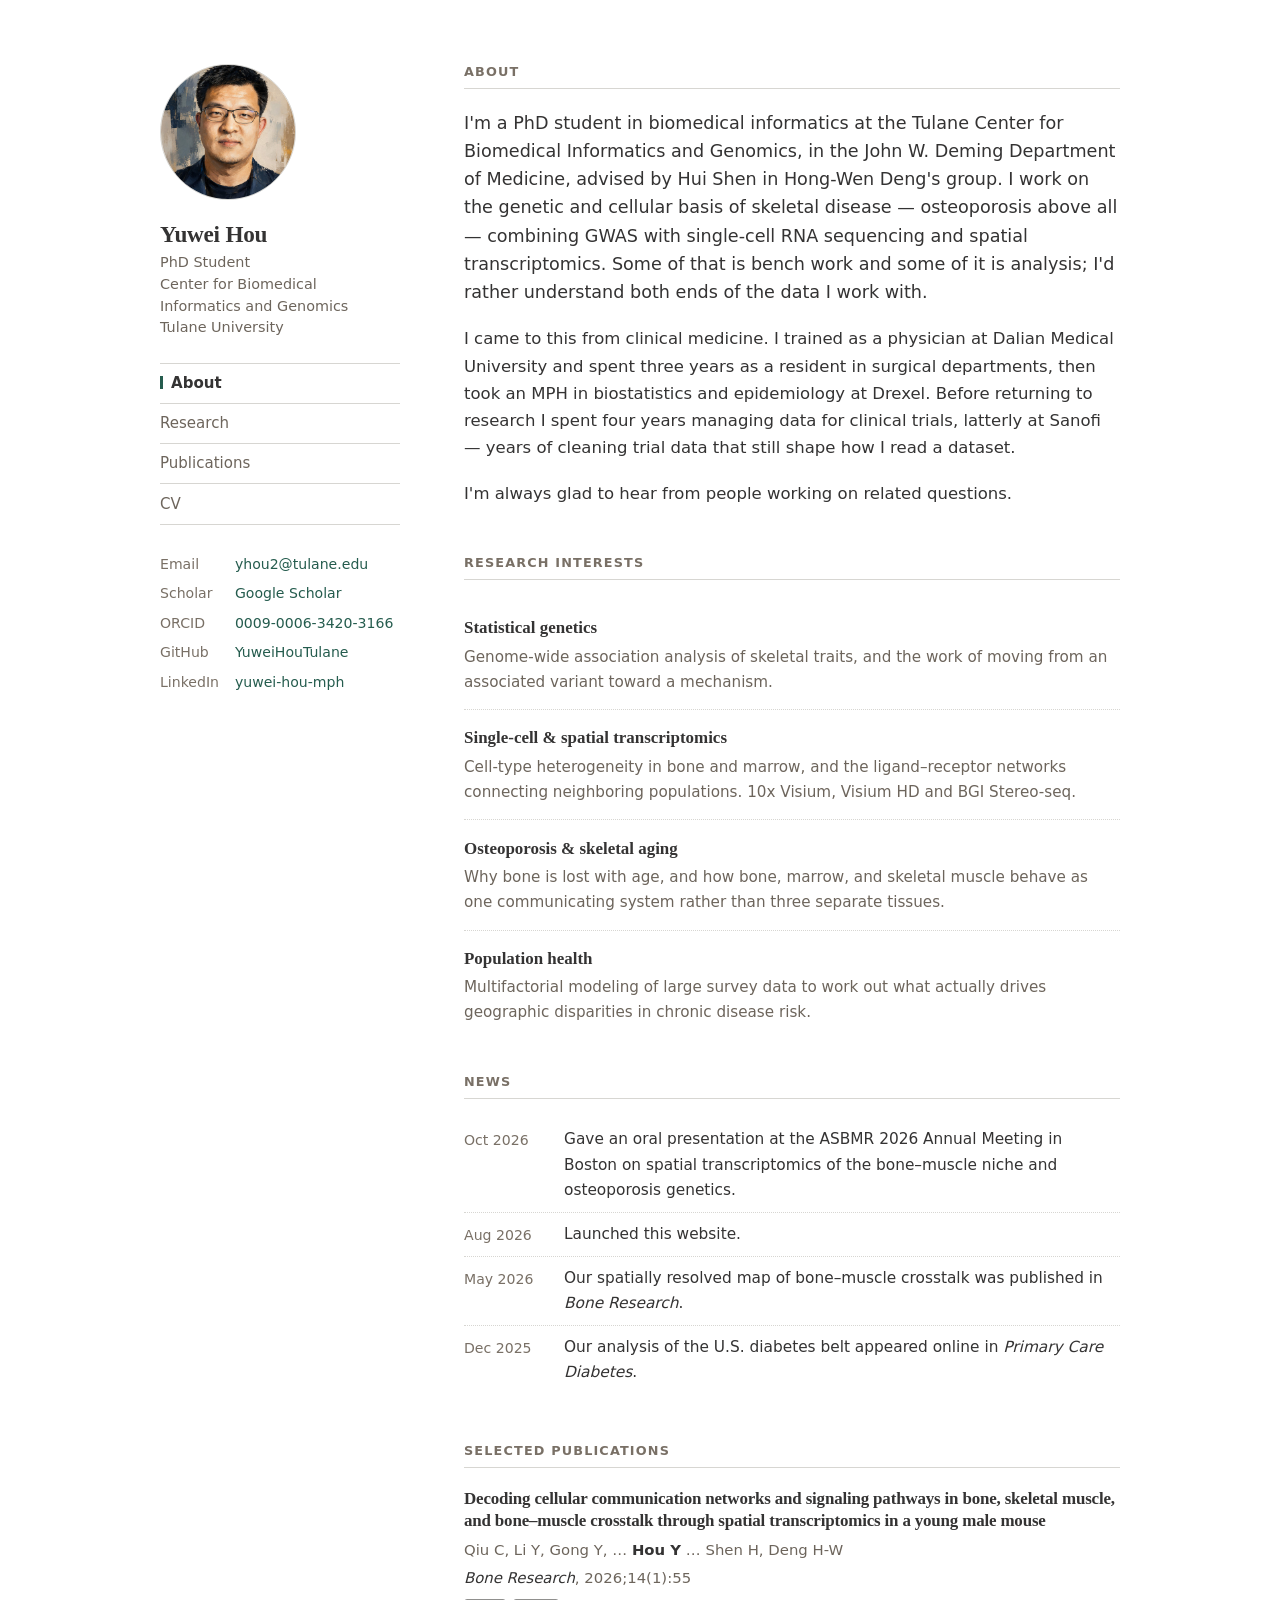
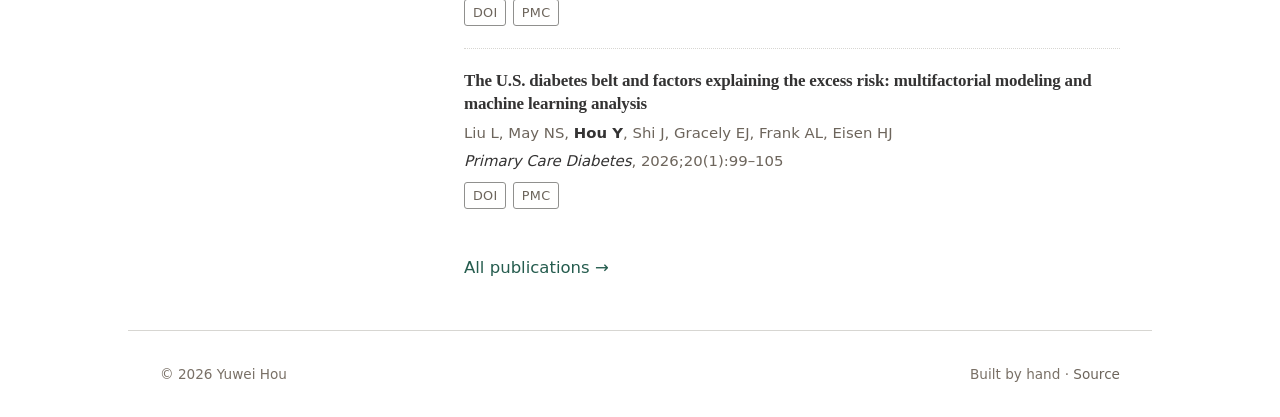
<file: index.html>
<!DOCTYPE html>
<html lang="en">
<head>
<meta charset="utf-8">
<meta name="viewport" content="width=device-width, initial-scale=1">
<title>Yuwei Hou</title>
<meta name="description" content="Yuwei Hou — biomedical informatics researcher at Tulane University. Research, publications, and CV.">
<meta name="author" content="Yuwei Hou">

<!-- Link previews (Twitter/X, Slack, LinkedIn, iMessage) -->
<meta property="og:type" content="profile">
<meta property="og:title" content="Yuwei Hou">
<meta property="og:description" content="Biomedical informatics researcher at Tulane University.">
<meta property="og:url" content="https://yuweihoutulane.github.io/">
<meta property="og:image" content="https://yuweihoutulane.github.io/assets/img/profile.jpg">
<meta name="twitter:card" content="summary">

<link rel="canonical" href="https://yuweihoutulane.github.io/">
<link rel="icon" href="assets/img/profile.svg">
<link rel="stylesheet" href="assets/css/main.css">
</head>
<body>
<a class="skip-link" href="#main">Skip to content</a>

<div class="layout">

  <!-- ====================================================================
       SIDEBAR — this block is repeated on every page. If you change it
       here, change it in publications.html, research.html, cv.html and
       404.html too. Only the aria-current="page" attribute differs.
       ==================================================================== -->
  <header class="sidebar">
    <img class="sidebar__photo" src="assets/img/profile.jpg" alt="Yuwei Hou" width="136" height="136">

    <h1 class="sidebar__name"><a href="index.html">Yuwei Hou</a></h1>
    <p class="sidebar__role">
      <span>PhD Student</span>
      <span>Center for Biomedical Informatics and Genomics</span>
      <span>Tulane University</span>
    </p>

    <nav aria-label="Main">
      <ul class="nav">
        <li><a href="index.html" aria-current="page">About</a></li>
        <li><a href="research.html">Research</a></li>
        <li><a href="publications.html">Publications</a></li>
        <li><a href="cv.html">CV</a></li>
      </ul>
    </nav>

    <ul class="links">
      <li><span class="links__label">Email</span> <a href="mailto:yhou2@tulane.edu">yhou2@tulane.edu</a></li>
      <li><span class="links__label">Scholar</span> <a href="https://scholar.google.com/citations?user=UCSeZbYAAAAJ">Google Scholar</a></li>
      <li><span class="links__label">ORCID</span> <a href="https://orcid.org/0009-0006-3420-3166">0009-0006-3420-3166</a></li>
      <li><span class="links__label">GitHub</span> <a href="https://github.com/YuweiHouTulane">YuweiHouTulane</a></li>
      <li><span class="links__label">LinkedIn</span> <a href="https://www.linkedin.com/in/yuwei-hou-mph/">yuwei-hou-mph</a></li>
    </ul>
  </header>

  <!-- ==================================================================== -->
  <main class="content" id="main">

    <section class="section">
      <h2 class="section__title">About</h2>
      <p class="lead">
        I'm a PhD student in biomedical informatics at the Tulane Center for
        Biomedical Informatics and Genomics, in the John W. Deming Department of
        Medicine, advised by Hui Shen in Hong-Wen Deng's group. I work on the
        genetic and cellular basis of skeletal disease &mdash; osteoporosis
        above all &mdash; combining GWAS with single-cell RNA sequencing and
        spatial transcriptomics. Some of that is bench work and some of it is
        analysis; I'd rather understand both ends of the data I work with.
      </p>
      <p>
        I came to this from clinical medicine. I trained as a physician at
        Dalian Medical University and spent three years as a resident in
        surgical departments, then took an MPH in biostatistics and epidemiology
        at Drexel. Before returning to research I spent four years managing data
        for clinical trials, latterly at Sanofi &mdash; years of cleaning trial
        data that still shape how I read a dataset.
      </p>
      <p>
        I'm always glad to hear from people working on related questions.
      </p>
    </section>

    <section class="section">
      <h2 class="section__title">Research interests</h2>
      <ul class="interests">
        <li>
          <strong>Statistical genetics</strong>
          <span>Genome-wide association analysis of skeletal traits, and the
          work of moving from an associated variant toward a mechanism.</span>
        </li>
        <li>
          <strong>Single-cell &amp; spatial transcriptomics</strong>
          <span>Cell-type heterogeneity in bone and marrow, and the
          ligand&ndash;receptor networks connecting neighboring populations.
          10x Visium, Visium HD and BGI Stereo-seq.</span>
        </li>
        <li>
          <strong>Osteoporosis &amp; skeletal aging</strong>
          <span>Why bone is lost with age, and how bone, marrow, and skeletal
          muscle behave as one communicating system rather than three separate
          tissues.</span>
        </li>
        <li>
          <strong>Population health</strong>
          <span>Multifactorial modeling of large survey data to work out what
          actually drives geographic disparities in chronic disease risk.</span>
        </li>
      </ul>
    </section>

    <section class="section">
      <h2 class="section__title">News</h2>
      <!-- Newest first. Add a new <li> at the top; drop old ones off the bottom. -->
      <ul class="news">
        <li>
          <time datetime="2026-10">Oct 2026</time>
          <span>Gave an oral presentation at the ASBMR 2026 Annual Meeting in
          Boston on spatial transcriptomics of the bone&ndash;muscle niche and
          osteoporosis genetics.</span>
        </li>
        <li>
          <time datetime="2026-08">Aug 2026</time>
          <span>Launched this website.</span>
        </li>
        <li>
          <time datetime="2026-05">May 2026</time>
          <span>Our spatially resolved map of bone&ndash;muscle crosstalk was
          published in <em>Bone Research</em>.</span>
        </li>
        <li>
          <time datetime="2025-12">Dec 2025</time>
          <span>Our analysis of the U.S. diabetes belt appeared online in
          <em>Primary Care Diabetes</em>.</span>
        </li>
      </ul>
    </section>

    <section class="section">
      <h2 class="section__title">Selected publications</h2>
      <ul class="pubs">
        <li class="pub">
          <h3 class="pub__title">
            Decoding cellular communication networks and signaling pathways in
            bone, skeletal muscle, and bone&ndash;muscle crosstalk through
            spatial transcriptomics in a young male mouse
          </h3>
          <p class="pub__authors">
            Qiu C, Li Y, Gong Y, &hellip; <span class="me">Hou Y</span> &hellip;
            Shen H, Deng H-W
          </p>
          <p class="pub__venue">
            <em>Bone Research</em>, 2026;14(1):55
          </p>
          <p class="pub__links">
            <a href="https://doi.org/10.1038/s41413-026-00520-w">DOI</a>
            <a href="https://pmc.ncbi.nlm.nih.gov/articles/PMC13187134/">PMC</a>
          </p>
        </li>
        <li class="pub">
          <h3 class="pub__title">
            The U.S. diabetes belt and factors explaining the excess risk:
            multifactorial modeling and machine learning analysis
          </h3>
          <p class="pub__authors">
            Liu L, May NS, <span class="me">Hou Y</span>, Shi J, Gracely EJ,
            Frank AL, Eisen HJ
          </p>
          <p class="pub__venue">
            <em>Primary Care Diabetes</em>, 2026;20(1):99&ndash;105
          </p>
          <p class="pub__links">
            <a href="https://doi.org/10.1016/j.pcd.2025.12.001">DOI</a>
            <a href="https://pmc.ncbi.nlm.nih.gov/articles/PMC13410521/">PMC</a>
          </p>
        </li>
      </ul>
      <p style="margin-top:1.5rem"><a href="publications.html">All publications &rarr;</a></p>
    </section>

  </main>
</div>

<footer class="footer">
  <span>&copy; 2026 Yuwei Hou</span>
  <span>Built by hand &middot; <a href="https://github.com/YuweiHouTulane/YuweiHouTulane.github.io">Source</a></span>
</footer>

</body>
</html>
</file>
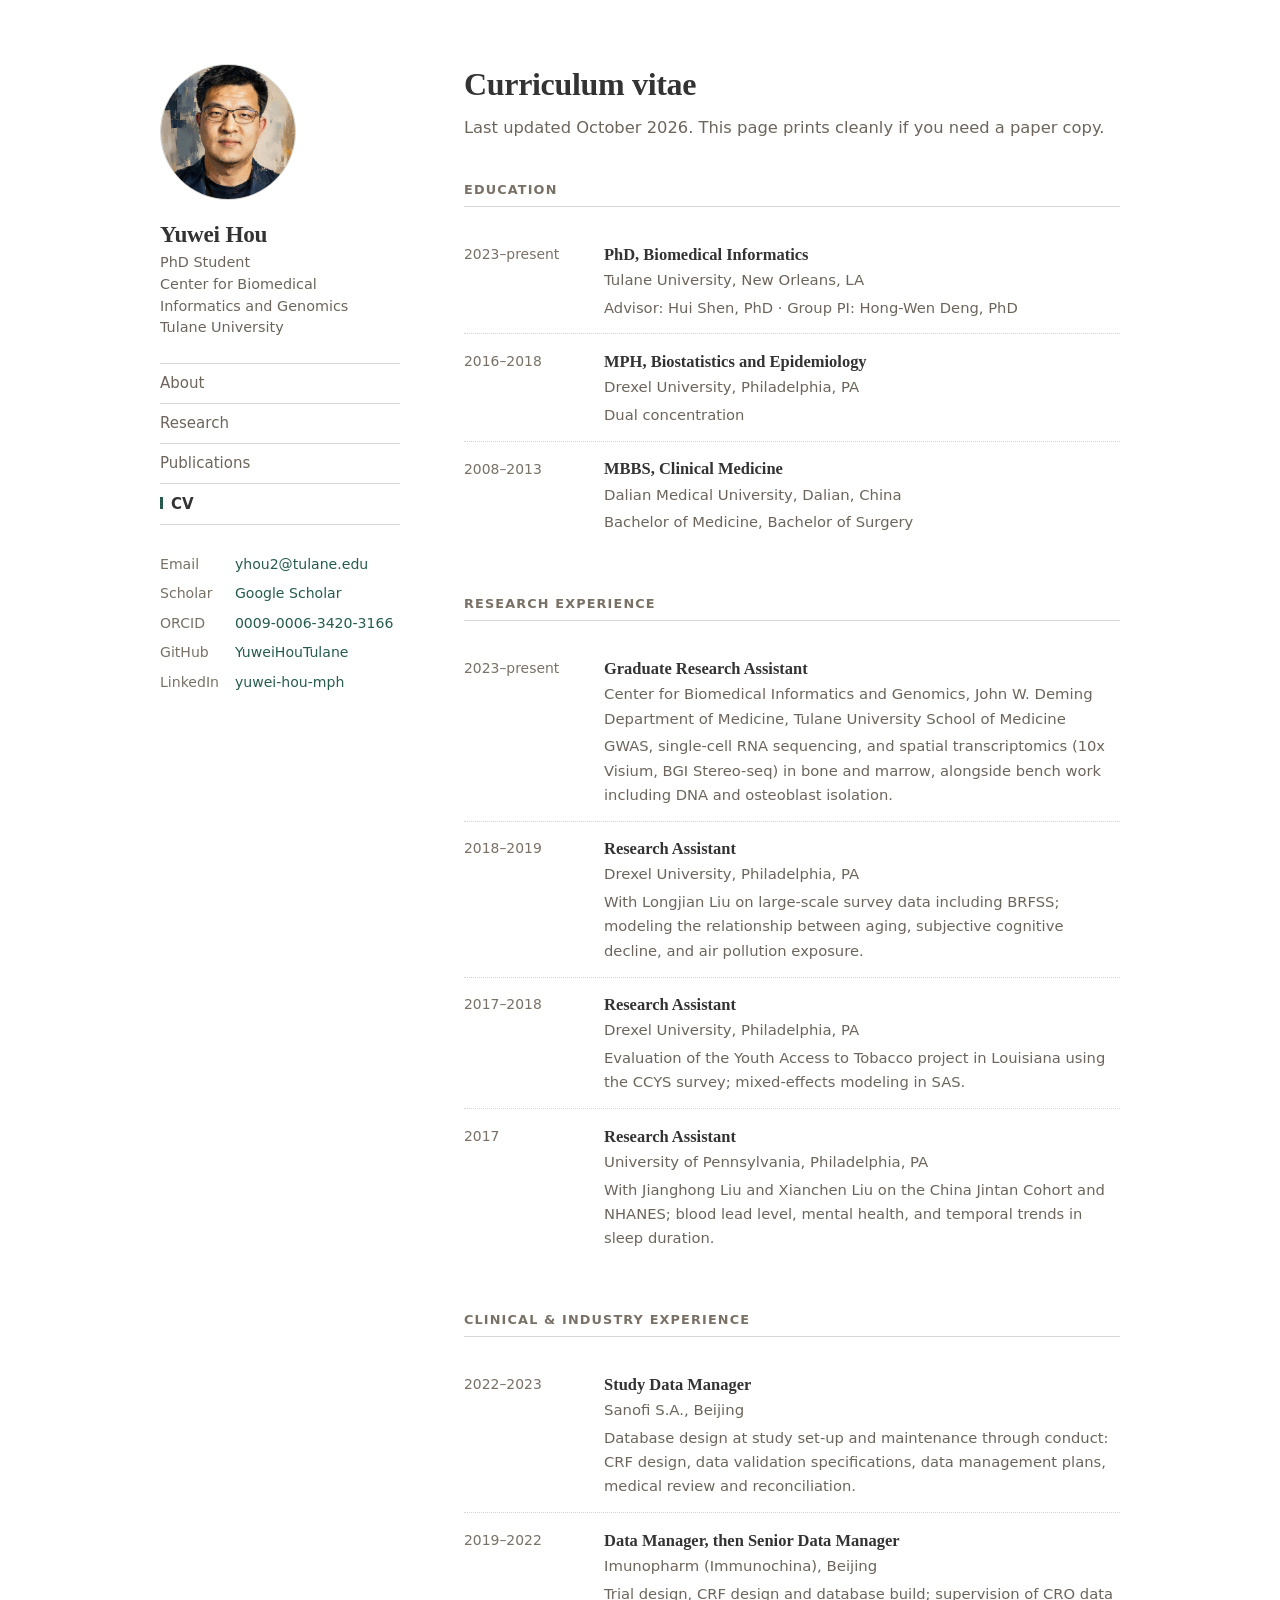
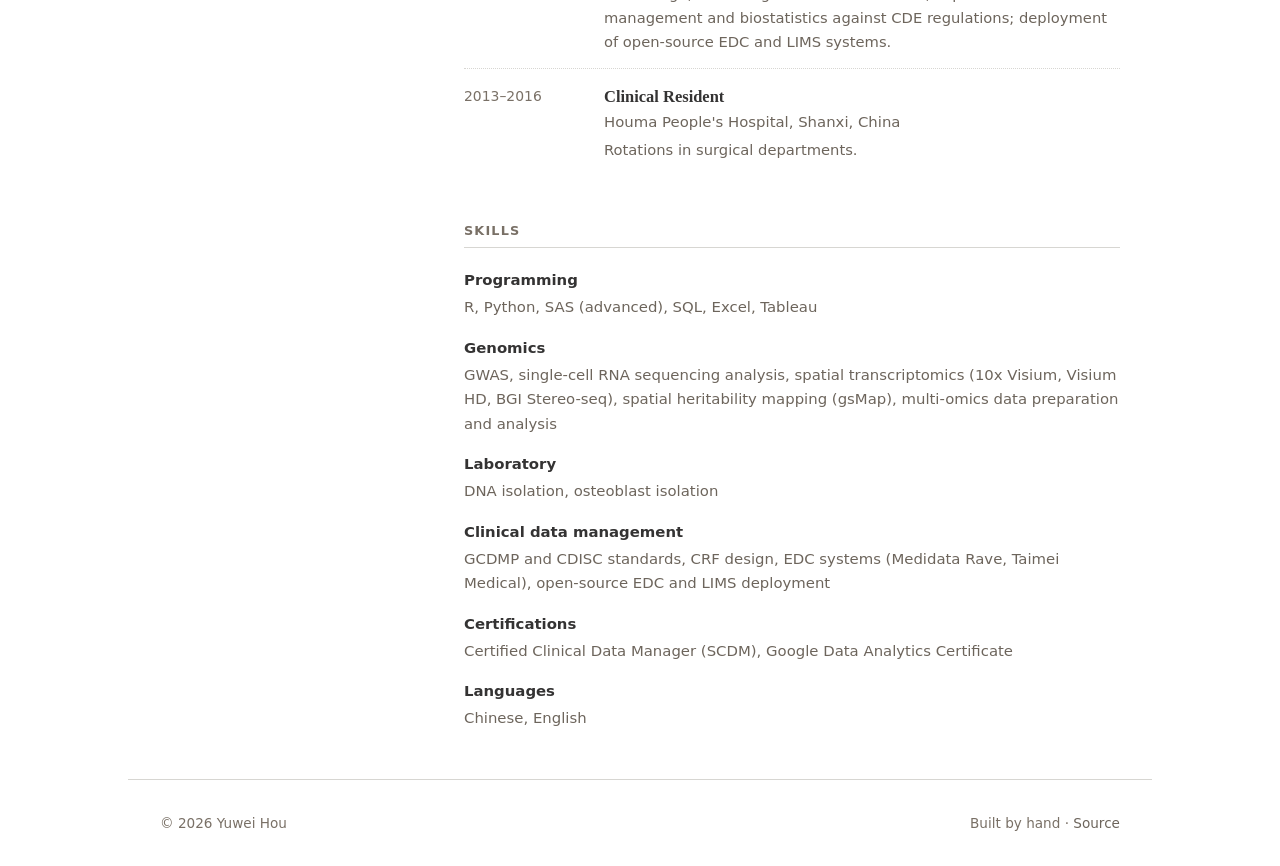
<file: cv.html>
<!DOCTYPE html>
<html lang="en">
<head>
<meta charset="utf-8">
<meta name="viewport" content="width=device-width, initial-scale=1">
<title>CV — Yuwei Hou</title>
<meta name="description" content="Curriculum vitae of Yuwei Hou: education, research experience, awards, skills, and service.">
<meta name="author" content="Yuwei Hou">

<meta property="og:type" content="website">
<meta property="og:title" content="CV — Yuwei Hou">
<meta property="og:description" content="Curriculum vitae of Yuwei Hou: education, research experience, awards, skills, and service.">
<meta property="og:url" content="https://yuweihoutulane.github.io/cv.html">
<meta property="og:image" content="https://yuweihoutulane.github.io/assets/img/profile.jpg">
<meta name="twitter:card" content="summary">

<link rel="canonical" href="https://yuweihoutulane.github.io/cv.html">
<link rel="icon" href="assets/img/profile.svg">
<link rel="stylesheet" href="assets/css/main.css">
</head>
<body>
<a class="skip-link" href="#main">Skip to content</a>

<div class="layout">

  <header class="sidebar">
    <img class="sidebar__photo" src="assets/img/profile.jpg" alt="Yuwei Hou" width="136" height="136">

    <p class="sidebar__name"><a href="index.html">Yuwei Hou</a></p>
    <p class="sidebar__role">
      <span>PhD Student</span>
      <span>Center for Biomedical Informatics and Genomics</span>
      <span>Tulane University</span>
    </p>

    <nav aria-label="Main">
      <ul class="nav">
        <li><a href="index.html">About</a></li>
        <li><a href="research.html">Research</a></li>
        <li><a href="publications.html">Publications</a></li>
        <li><a href="cv.html" aria-current="page">CV</a></li>
      </ul>
    </nav>

    <ul class="links">
      <li><span class="links__label">Email</span> <a href="mailto:yhou2@tulane.edu">yhou2@tulane.edu</a></li>
      <li><span class="links__label">Scholar</span> <a href="https://scholar.google.com/citations?user=UCSeZbYAAAAJ">Google Scholar</a></li>
      <li><span class="links__label">ORCID</span> <a href="https://orcid.org/0009-0006-3420-3166">0009-0006-3420-3166</a></li>
      <li><span class="links__label">GitHub</span> <a href="https://github.com/YuweiHouTulane">YuweiHouTulane</a></li>
      <li><span class="links__label">LinkedIn</span> <a href="https://www.linkedin.com/in/yuwei-hou-mph/">yuwei-hou-mph</a></li>
    </ul>
  </header>

  <main class="content" id="main">

    <h1 class="page-title">Curriculum vitae</h1>
    <p class="page-intro">
      <!-- To offer a PDF download: save it as assets/cv/yuwei-hou-cv.pdf and
           uncomment the link below. It's commented out rather than left in
           place so nothing on the live site points at a missing file.
      <a href="assets/cv/yuwei-hou-cv.pdf">Download as PDF</a> &middot;
      -->
      Last updated October 2026.
      This page prints cleanly if you need a paper copy.
    </p>

    <section class="section">
      <h2 class="section__title">Education</h2>
      <ul class="cv">
        <li>
          <span class="cv__when">2023&ndash;present</span>
          <span class="cv__what">
            <strong>PhD, Biomedical Informatics</strong>
            <span class="cv__where">Tulane University, New Orleans, LA</span>
            <span class="cv__note">Advisor: Hui Shen, PhD &middot; Group PI: Hong-Wen Deng, PhD</span>
          </span>
        </li>
        <li>
          <span class="cv__when">2016&ndash;2018</span>
          <span class="cv__what">
            <strong>MPH, Biostatistics and Epidemiology</strong>
            <span class="cv__where">Drexel University, Philadelphia, PA</span>
            <span class="cv__note">Dual concentration</span>
          </span>
        </li>
        <li>
          <span class="cv__when">2008&ndash;2013</span>
          <span class="cv__what">
            <strong>MBBS, Clinical Medicine</strong>
            <span class="cv__where">Dalian Medical University, Dalian, China</span>
            <span class="cv__note">Bachelor of Medicine, Bachelor of Surgery</span>
          </span>
        </li>
      </ul>
    </section>

    <section class="section">
      <h2 class="section__title">Research experience</h2>
      <ul class="cv">
        <li>
          <span class="cv__when">2023&ndash;present</span>
          <span class="cv__what">
            <strong>Graduate Research Assistant</strong>
            <span class="cv__where">Center for Biomedical Informatics and
            Genomics, John W. Deming Department of Medicine, Tulane University
            School of Medicine</span>
            <span class="cv__note">GWAS, single-cell RNA sequencing, and spatial
            transcriptomics (10x Visium, BGI Stereo-seq) in bone and marrow,
            alongside bench work including DNA and osteoblast isolation.</span>
          </span>
        </li>
        <li>
          <span class="cv__when">2018&ndash;2019</span>
          <span class="cv__what">
            <strong>Research Assistant</strong>
            <span class="cv__where">Drexel University, Philadelphia, PA</span>
            <span class="cv__note">With Longjian Liu on large-scale survey data
            including BRFSS; modeling the relationship between aging, subjective
            cognitive decline, and air pollution exposure.</span>
          </span>
        </li>
        <li>
          <span class="cv__when">2017&ndash;2018</span>
          <span class="cv__what">
            <strong>Research Assistant</strong>
            <span class="cv__where">Drexel University, Philadelphia, PA</span>
            <span class="cv__note">Evaluation of the Youth Access to Tobacco
            project in Louisiana using the CCYS survey; mixed-effects modeling
            in SAS.</span>
          </span>
        </li>
        <li>
          <span class="cv__when">2017</span>
          <span class="cv__what">
            <strong>Research Assistant</strong>
            <span class="cv__where">University of Pennsylvania, Philadelphia, PA</span>
            <span class="cv__note">With Jianghong Liu and Xianchen Liu on the
            China Jintan Cohort and NHANES; blood lead level, mental health, and
            temporal trends in sleep duration.</span>
          </span>
        </li>
      </ul>
    </section>

    <section class="section">
      <h2 class="section__title">Clinical &amp; industry experience</h2>
      <ul class="cv">
        <li>
          <span class="cv__when">2022&ndash;2023</span>
          <span class="cv__what">
            <strong>Study Data Manager</strong>
            <span class="cv__where">Sanofi S.A., Beijing</span>
            <span class="cv__note">Database design at study set-up and
            maintenance through conduct: CRF design, data validation
            specifications, data management plans, medical review and
            reconciliation.</span>
          </span>
        </li>
        <li>
          <span class="cv__when">2019&ndash;2022</span>
          <span class="cv__what">
            <strong>Data Manager, then Senior Data Manager</strong>
            <span class="cv__where">Imunopharm (Immunochina), Beijing</span>
            <span class="cv__note">Trial design, CRF design and database build;
            supervision of CRO data management and biostatistics against CDE
            regulations; deployment of open-source EDC and LIMS systems.</span>
          </span>
        </li>
        <li>
          <span class="cv__when">2013&ndash;2016</span>
          <span class="cv__what">
            <strong>Clinical Resident</strong>
            <span class="cv__where">Houma People's Hospital, Shanxi, China</span>
            <span class="cv__note">Rotations in surgical departments.</span>
          </span>
        </li>
      </ul>
    </section>

    <!-- Hidden until there's real content. Delete this comment marker and the
         one after </section> to bring the section back. -->
    <!--
    <section class="section">
      <h2 class="section__title">Awards &amp; funding</h2>
      <ul class="cv">
        <li>
          <span class="cv__when">2026</span>
          <span class="cv__what">
            <strong>[Award or Fellowship Name]</strong>
            <span class="cv__where">[Awarding Body]</span>
          </span>
        </li>
      </ul>
    </section>
    -->

    <section class="section">
      <h2 class="section__title">Skills</h2>
      <dl class="skills">
        <dt>Programming</dt>
        <dd>R, Python, SAS (advanced), SQL, Excel, Tableau</dd>

        <dt>Genomics</dt>
        <dd>GWAS, single-cell RNA sequencing analysis, spatial transcriptomics
        (10x Visium, Visium HD, BGI Stereo-seq), spatial heritability mapping
        (gsMap), multi-omics data preparation and analysis</dd>

        <dt>Laboratory</dt>
        <dd>DNA isolation, osteoblast isolation</dd>

        <dt>Clinical data management</dt>
        <dd>GCDMP and CDISC standards, CRF design, EDC systems (Medidata Rave,
        Taimei Medical), open-source EDC and LIMS deployment</dd>

        <dt>Certifications</dt>
        <dd>Certified Clinical Data Manager (SCDM), Google Data Analytics
        Certificate</dd>

        <dt>Languages</dt>
        <dd>Chinese, English</dd>
      </dl>
    </section>

    <!-- Hidden until there's real content. Delete this comment marker and the
         one after the final </section> to bring these sections back. -->
    <!--
    <section class="section">
      <h2 class="section__title">Teaching &amp; mentoring</h2>
      <ul class="cv">
        <li>
          <span class="cv__when">2025</span>
          <span class="cv__what">
            <strong>Teaching Assistant, [Course Number and Name]</strong>
            <span class="cv__where">Tulane University</span>
          </span>
        </li>
      </ul>
    </section>

    <section class="section">
      <h2 class="section__title">Service</h2>
      <ul class="cv">
        <li>
          <span class="cv__when">2025&ndash;present</span>
          <span class="cv__what">
            <strong>Reviewer</strong>
            <span class="cv__where">[Journal Name]</span>
          </span>
        </li>
      </ul>
    </section>
    -->

  </main>
</div>

<footer class="footer">
  <span>&copy; 2026 Yuwei Hou</span>
  <span>Built by hand &middot; <a href="https://github.com/YuweiHouTulane/YuweiHouTulane.github.io">Source</a></span>
</footer>

</body>
</html>
</file>
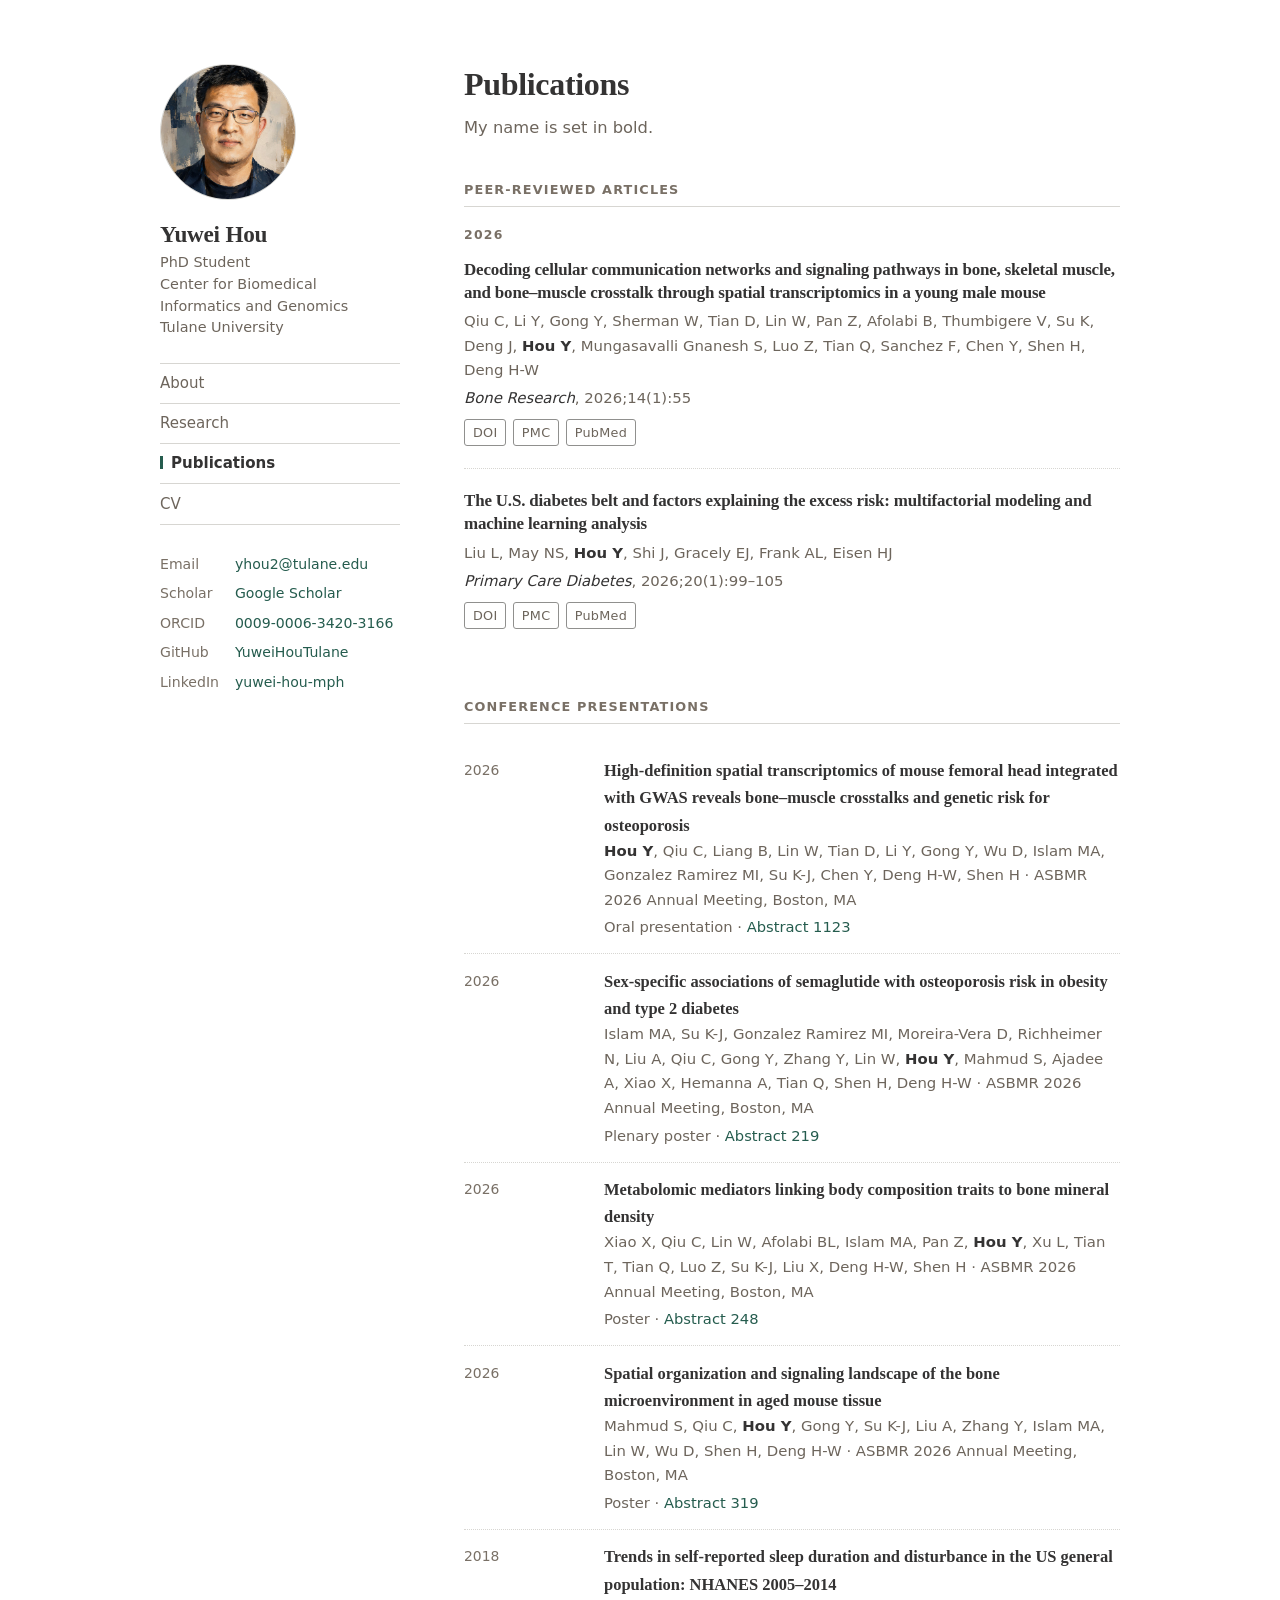
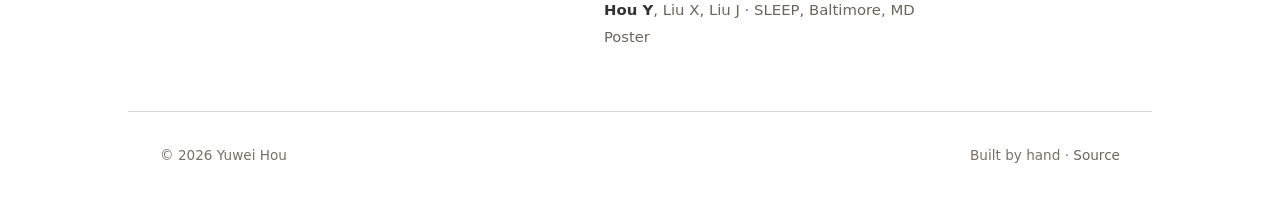
<file: publications.html>
<!DOCTYPE html>
<html lang="en">
<head>
<meta charset="utf-8">
<meta name="viewport" content="width=device-width, initial-scale=1">
<title>Publications — Yuwei Hou</title>
<meta name="description" content="Peer-reviewed publications, preprints, and conference presentations by Yuwei Hou.">
<meta name="author" content="Yuwei Hou">

<meta property="og:type" content="website">
<meta property="og:title" content="Publications — Yuwei Hou">
<meta property="og:description" content="Peer-reviewed publications, preprints, and conference presentations by Yuwei Hou.">
<meta property="og:url" content="https://yuweihoutulane.github.io/publications.html">
<meta property="og:image" content="https://yuweihoutulane.github.io/assets/img/profile.jpg">
<meta name="twitter:card" content="summary">

<link rel="canonical" href="https://yuweihoutulane.github.io/publications.html">
<link rel="icon" href="assets/img/profile.svg">
<link rel="stylesheet" href="assets/css/main.css">
</head>
<body>
<a class="skip-link" href="#main">Skip to content</a>

<div class="layout">

  <header class="sidebar">
    <img class="sidebar__photo" src="assets/img/profile.jpg" alt="Yuwei Hou" width="136" height="136">

    <p class="sidebar__name"><a href="index.html">Yuwei Hou</a></p>
    <p class="sidebar__role">
      <span>PhD Student</span>
      <span>Center for Biomedical Informatics and Genomics</span>
      <span>Tulane University</span>
    </p>

    <nav aria-label="Main">
      <ul class="nav">
        <li><a href="index.html">About</a></li>
        <li><a href="research.html">Research</a></li>
        <li><a href="publications.html" aria-current="page">Publications</a></li>
        <li><a href="cv.html">CV</a></li>
      </ul>
    </nav>

    <ul class="links">
      <li><span class="links__label">Email</span> <a href="mailto:yhou2@tulane.edu">yhou2@tulane.edu</a></li>
      <li><span class="links__label">Scholar</span> <a href="https://scholar.google.com/citations?user=UCSeZbYAAAAJ">Google Scholar</a></li>
      <li><span class="links__label">ORCID</span> <a href="https://orcid.org/0009-0006-3420-3166">0009-0006-3420-3166</a></li>
      <li><span class="links__label">GitHub</span> <a href="https://github.com/YuweiHouTulane">YuweiHouTulane</a></li>
      <li><span class="links__label">LinkedIn</span> <a href="https://www.linkedin.com/in/yuwei-hou-mph/">yuwei-hou-mph</a></li>
    </ul>
  </header>

  <main class="content" id="main">

    <h1 class="page-title">Publications</h1>
    <p class="page-intro">
      My name is set in bold.
    </p>

    <!-- ====================================================================
         HOW TO ADD A PAPER
         Copy one <li class="pub"> block, paste it under the right year
         heading, and fill in the four parts: title, authors, venue, links.
         Keep <span class="me">Hou Y</span> around your own name so it
         renders bold. Drop any link you don't have — an empty <a href="#">
         is worse than no link at all.
         ==================================================================== -->

    <section class="section">
      <h2 class="section__title">Peer-reviewed articles</h2>

      <h3 class="pub-year">2026</h3>
      <ul class="pubs">
        <li class="pub">
          <h4 class="pub__title">
            Decoding cellular communication networks and signaling pathways in
            bone, skeletal muscle, and bone&ndash;muscle crosstalk through
            spatial transcriptomics in a young male mouse
          </h4>
          <p class="pub__authors">
            Qiu C, Li Y, Gong Y, Sherman W, Tian D, Lin W, Pan Z, Afolabi B,
            Thumbigere V, Su K, Deng J, <span class="me">Hou Y</span>,
            Mungasavalli Gnanesh S, Luo Z, Tian Q, Sanchez F, Chen Y, Shen H,
            Deng H-W
          </p>
          <p class="pub__venue">
            <em>Bone Research</em>, 2026;14(1):55
          </p>
          <p class="pub__links">
            <a href="https://doi.org/10.1038/s41413-026-00520-w">DOI</a>
            <a href="https://pmc.ncbi.nlm.nih.gov/articles/PMC13187134/">PMC</a>
            <a href="https://pubmed.ncbi.nlm.nih.gov/42156722/">PubMed</a>
          </p>
        </li>
        <li class="pub">
          <h4 class="pub__title">
            The U.S. diabetes belt and factors explaining the excess risk:
            multifactorial modeling and machine learning analysis
          </h4>
          <p class="pub__authors">
            Liu L, May NS, <span class="me">Hou Y</span>, Shi J, Gracely EJ,
            Frank AL, Eisen HJ
          </p>
          <p class="pub__venue">
            <em>Primary Care Diabetes</em>, 2026;20(1):99&ndash;105
          </p>
          <p class="pub__links">
            <a href="https://doi.org/10.1016/j.pcd.2025.12.001">DOI</a>
            <a href="https://pmc.ncbi.nlm.nih.gov/articles/PMC13410521/">PMC</a>
            <a href="https://pubmed.ncbi.nlm.nih.gov/41381318/">PubMed</a>
          </p>
        </li>
      </ul>
    </section>

    <!-- Preprints stays hidden until there's something public to link. Delete
         this comment marker and the one after </section> to bring it back. -->
    <!--
    <section class="section">
      <h2 class="section__title">Preprints</h2>
      <ul class="pubs">
        <li class="pub">
          <h3 class="pub__title">
            Title of a manuscript under review
          </h3>
          <p class="pub__authors">
            <span class="me">Hou Y</span>, Coauthor A, Senior Author C
          </p>
          <p class="pub__venue">
            <em>bioRxiv</em>, 2026
            <span class="tag">Preprint</span>
          </p>
          <p class="pub__links">
            <a href="https://www.biorxiv.org/">bioRxiv</a>
          </p>
        </li>
      </ul>
    </section>
    -->

    <section class="section">
      <h2 class="section__title">Conference presentations</h2>
      <ul class="cv">
        <li>
          <span class="cv__when">2026</span>
          <span class="cv__what">
            <strong>High-definition spatial transcriptomics of mouse femoral
            head integrated with GWAS reveals bone&ndash;muscle crosstalks and
            genetic risk for osteoporosis</strong>
            <span class="cv__where"><span class="me">Hou Y</span>, Qiu C, Liang B,
            Lin W, Tian D, Li Y, Gong Y, Wu D, Islam MA, Gonzalez Ramirez MI,
            Su K-J, Chen Y, Deng H-W, Shen H &middot; ASBMR 2026 Annual
            Meeting, Boston, MA</span>
            <span class="cv__note">Oral presentation &middot;
            <a href="https://asbmr.confex.com/asbmr/2026/meetingapp.cgi/Paper/7448">Abstract 1123</a></span>
          </span>
        </li>
        <li>
          <span class="cv__when">2026</span>
          <span class="cv__what">
            <strong>Sex-specific associations of semaglutide with osteoporosis
            risk in obesity and type 2 diabetes</strong>
            <span class="cv__where">Islam MA, Su K-J, Gonzalez Ramirez MI,
            Moreira-Vera D, Richheimer N, Liu A, Qiu C, Gong Y, Zhang Y, Lin W,
            <span class="me">Hou Y</span>, Mahmud S, Ajadee A, Xiao X,
            Hemanna A, Tian Q, Shen H, Deng H-W &middot; ASBMR 2026 Annual
            Meeting, Boston, MA</span>
            <span class="cv__note">Plenary poster &middot;
            <a href="https://asbmr.confex.com/asbmr/2026/meetingapp.cgi/Paper/7154">Abstract 219</a></span>
          </span>
        </li>
        <li>
          <span class="cv__when">2026</span>
          <span class="cv__what">
            <strong>Metabolomic mediators linking body composition traits to
            bone mineral density</strong>
            <span class="cv__where">Xiao X, Qiu C, Lin W, Afolabi BL, Islam MA,
            Pan Z, <span class="me">Hou Y</span>, Xu L, Tian T, Tian Q, Luo Z,
            Su K-J, Liu X, Deng H-W, Shen H &middot; ASBMR 2026 Annual Meeting,
            Boston, MA</span>
            <span class="cv__note">Poster &middot;
            <a href="https://asbmr.confex.com/asbmr/2026/meetingapp.cgi/Paper/7533">Abstract 248</a></span>
          </span>
        </li>
        <li>
          <span class="cv__when">2026</span>
          <span class="cv__what">
            <strong>Spatial organization and signaling landscape of the bone
            microenvironment in aged mouse tissue</strong>
            <span class="cv__where">Mahmud S, Qiu C, <span class="me">Hou Y</span>,
            Gong Y, Su K-J, Liu A, Zhang Y, Islam MA, Lin W, Wu D, Shen H,
            Deng H-W &middot; ASBMR 2026 Annual Meeting, Boston, MA</span>
            <span class="cv__note">Poster &middot;
            <a href="https://asbmr.confex.com/asbmr/2026/meetingapp.cgi/Paper/7621">Abstract 319</a></span>
          </span>
        </li>
        <li>
          <span class="cv__when">2018</span>
          <span class="cv__what">
            <strong>Trends in self-reported sleep duration and disturbance in
            the US general population: NHANES 2005&ndash;2014</strong>
            <span class="cv__where"><span class="me">Hou Y</span>, Liu X, Liu J &middot; SLEEP, Baltimore, MD</span>
            <span class="cv__note">Poster</span>
          </span>
        </li>
      </ul>
    </section>

  </main>
</div>

<footer class="footer">
  <span>&copy; 2026 Yuwei Hou</span>
  <span>Built by hand &middot; <a href="https://github.com/YuweiHouTulane/YuweiHouTulane.github.io">Source</a></span>
</footer>

</body>
</html>
</file>
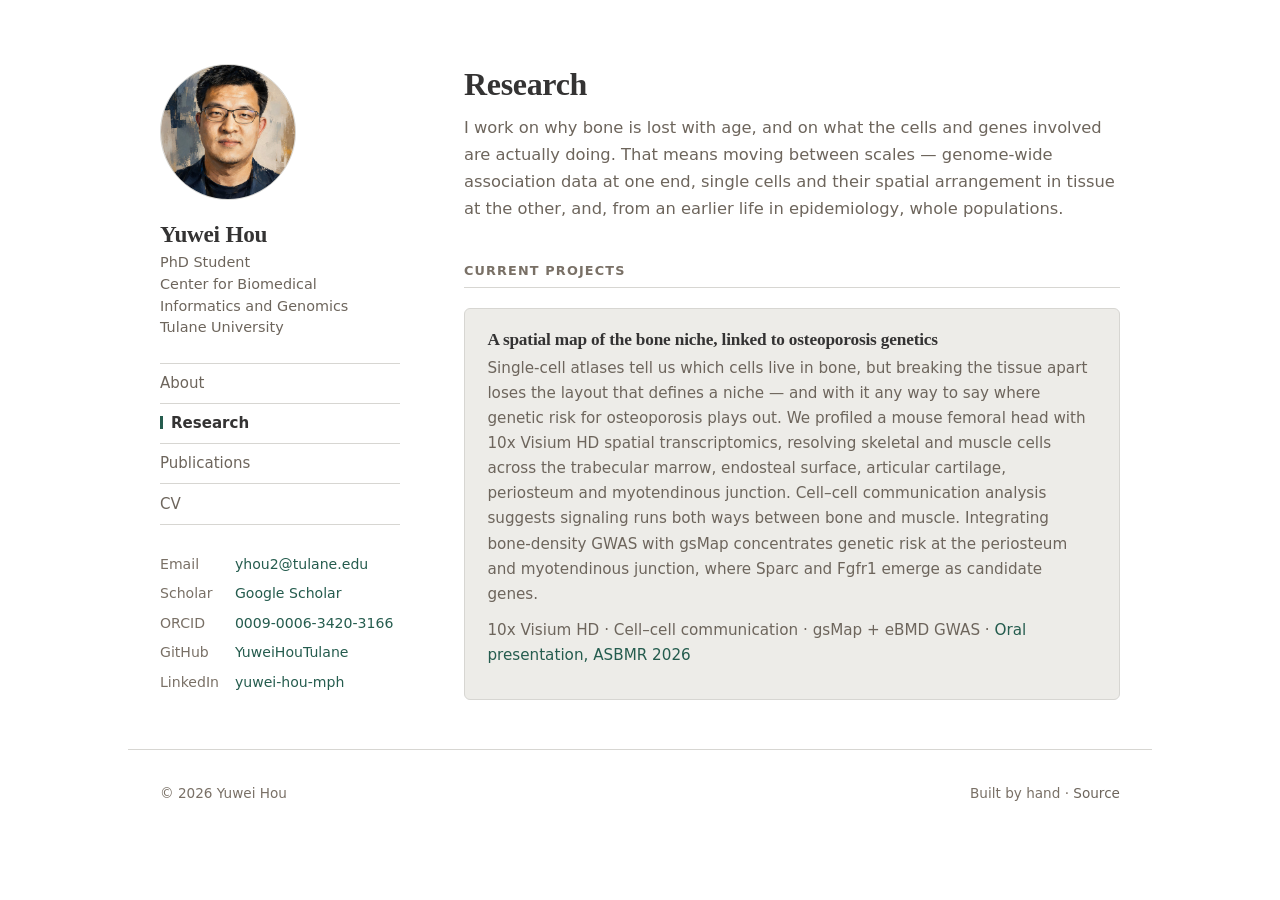
<file: research.html>
<!DOCTYPE html>
<html lang="en">
<head>
<meta charset="utf-8">
<meta name="viewport" content="width=device-width, initial-scale=1">
<title>Research — Yuwei Hou</title>
<meta name="description" content="Research projects in single-cell and spatial transcriptomics, human genetics, and skeletal biology.">
<meta name="author" content="Yuwei Hou">

<meta property="og:type" content="website">
<meta property="og:title" content="Research — Yuwei Hou">
<meta property="og:description" content="Research projects in single-cell and spatial transcriptomics, human genetics, and skeletal biology.">
<meta property="og:url" content="https://yuweihoutulane.github.io/research.html">
<meta property="og:image" content="https://yuweihoutulane.github.io/assets/img/profile.jpg">
<meta name="twitter:card" content="summary">

<link rel="canonical" href="https://yuweihoutulane.github.io/research.html">
<link rel="icon" href="assets/img/profile.svg">
<link rel="stylesheet" href="assets/css/main.css">
</head>
<body>
<a class="skip-link" href="#main">Skip to content</a>

<div class="layout">

  <header class="sidebar">
    <img class="sidebar__photo" src="assets/img/profile.jpg" alt="Yuwei Hou" width="136" height="136">

    <p class="sidebar__name"><a href="index.html">Yuwei Hou</a></p>
    <p class="sidebar__role">
      <span>PhD Student</span>
      <span>Center for Biomedical Informatics and Genomics</span>
      <span>Tulane University</span>
    </p>

    <nav aria-label="Main">
      <ul class="nav">
        <li><a href="index.html">About</a></li>
        <li><a href="research.html" aria-current="page">Research</a></li>
        <li><a href="publications.html">Publications</a></li>
        <li><a href="cv.html">CV</a></li>
      </ul>
    </nav>

    <ul class="links">
      <li><span class="links__label">Email</span> <a href="mailto:yhou2@tulane.edu">yhou2@tulane.edu</a></li>
      <li><span class="links__label">Scholar</span> <a href="https://scholar.google.com/citations?user=UCSeZbYAAAAJ">Google Scholar</a></li>
      <li><span class="links__label">ORCID</span> <a href="https://orcid.org/0009-0006-3420-3166">0009-0006-3420-3166</a></li>
      <li><span class="links__label">GitHub</span> <a href="https://github.com/YuweiHouTulane">YuweiHouTulane</a></li>
      <li><span class="links__label">LinkedIn</span> <a href="https://www.linkedin.com/in/yuwei-hou-mph/">yuwei-hou-mph</a></li>
    </ul>
  </header>

  <main class="content" id="main">

    <h1 class="page-title">Research</h1>
    <p class="page-intro">
      I work on why bone is lost with age, and on what the cells and genes
      involved are actually doing. That means moving between scales &mdash;
      genome-wide association data at one end, single cells and their spatial
      arrangement in tissue at the other, and, from an earlier life in
      epidemiology, whole populations.
    </p>

    <section class="section">
      <h2 class="section__title">Current projects</h2>
      <ul class="projects">

        <li class="project">
          <h3>A spatial map of the bone niche, linked to osteoporosis genetics</h3>
          <p>
            Single-cell atlases tell us which cells live in bone, but breaking
            the tissue apart loses the layout that defines a niche &mdash; and
            with it any way to say where genetic risk for osteoporosis plays
            out. We profiled a mouse femoral head with 10x Visium HD spatial
            transcriptomics, resolving skeletal and muscle cells across the
            trabecular marrow, endosteal surface, articular cartilage,
            periosteum and myotendinous junction. Cell&ndash;cell communication
            analysis suggests signaling runs both ways between bone and muscle.
            Integrating bone-density GWAS with gsMap concentrates genetic risk
            at the periosteum and myotendinous junction, where Sparc and Fgfr1
            emerge as candidate genes.
          </p>
          <p class="project__meta">
            <span>10x Visium HD &middot; Cell&ndash;cell communication &middot;
            gsMap + eBMD GWAS &middot;
            <a href="https://asbmr.confex.com/asbmr/2026/meetingapp.cgi/Paper/7448">Oral
            presentation, ASBMR 2026</a></span>
          </p>
        </li>

      </ul>
    </section>

    <!-- Hidden until there's something public to link. Delete this comment
         marker and the one after </section> to bring the section back. -->
    <!--
    <section class="section">
      <h2 class="section__title">Software</h2>
      <p>
        Packages and pipelines you maintain, with links to their repositories.
      </p>
    </section>
    -->

  </main>
</div>

<footer class="footer">
  <span>&copy; 2026 Yuwei Hou</span>
  <span>Built by hand &middot; <a href="https://github.com/YuweiHouTulane/YuweiHouTulane.github.io">Source</a></span>
</footer>

</body>
</html>
</file>
<file: assets/css/main.css>
/* ==========================================================================
   Yuwei Hou — personal academic site
   Single stylesheet, no dependencies, no build step.

   Structure:
     1. Tokens (colors, type, spacing)
     2. Reset & base
     3. Layout (sidebar + content)
     4. Sidebar
     5. Content blocks (sections, news, publications, CV)
     6. Placeholders
     7. Footer
     8. Responsive
   ========================================================================== */

/* 1. Tokens ------------------------------------------------------------- */

/* Colors follow the Tulane University Brand Guide (August 2024).
   Brand colors are used at their published values; anything derived is
   noted, and every text pairing below meets WCAG AA (4.5:1 for body text,
   3:1 for borders and the placeholder marker).

     Tulane Green  PMS 626        #255C4E
     Tulane White  PMS 7541       #FFFFFF
     Tulane Blue   PMS 297        #6FC5E8
     Lichen  #E7F2E0   Moss     #9BA64A   Streetcar #688C3E
     Midnight #001B3F  Bayou    #138094   Street Tile #B9D7E8
     Magnolia #F0EBDB  Moon     #EDECE8   Coffee #797066
     Basin   #343333                                          */

:root {
  /* Light theme — the brand's green-and-white core */
  --bg: #ffffff;              /* Tulane White */
  --bg-subtle: #edece8;       /* Moon */
  --text: #343333;            /* Basin */
  --text-muted: #6d655c;      /* Coffee, darkened 10% to clear AA on Moon */
  --text-faint: #797066;      /* Coffee */
  --border: #d7d6d2;          /* Moon toward Basin */
  --border-strong: #90908e;   /* Moon toward Basin, 3:1 for chip outlines */
  --accent: #255c4e;          /* Tulane Green */
  --accent-hover: #16372e;    /* Tulane Green, darkened */
  --accent-soft: #e7f2e0;     /* Lichen */
  --on-accent: #ffffff;       /* text sitting on --accent */
  --highlight: #7c853b;       /* Moss, darkened 20% — placeholder marker */

  /* Type — Tulane Brand Guide (August 2024), in the priority it specifies:
     print fonts first, then the desktop substitutes, then the web-safe
     ones.

       Print    Adobe Caslon Pro (serif) · Freight Sans Pro (sans)
       Desktop  Baskerville · Source Code Variable
       Web safe Georgia · Verdana

     Adobe Caslon Pro and Freight Sans Pro are licensed fonts. They are
     named first so anyone who has them installed — the guide offers them
     to Tulane email holders — sees the real thing, but they are NOT
     self-hosted here: redistributing them from a public site is not
     permitted by their licence. Everyone else falls through to the
     brand's own designated substitutes, which is exactly how the guide
     intends the tiers to work.

     Consequence worth knowing: most visitors will see Georgia headings
     and Verdana body text. Both are wider than the previous stack.

     Source Code Variable is monospace, so it sits in --font-mono rather
     than in the body stack where it would be wrong for running text. */
  --font-sans: "Freight Sans Pro", "FreightSans Pro", FreightSansPro,
    Verdana, Geneva, "DejaVu Sans", sans-serif;
  --font-serif: "Adobe Caslon Pro", ACaslonPro, Baskerville,
    "Baskerville Old Face", Georgia, serif;
  --font-mono: "Source Code Variable", "Source Code Pro", ui-monospace,
    SFMono-Regular, Menlo, Consolas, "Liberation Mono", monospace;

  /* Spacing / metrics */
  --sidebar-w: 15rem;
  --content-max: 42rem;
  --gap: 4rem;
  --radius: 6px;
}

/* Dark theme — black page, with the brand palette carried in the text,
   accent and surfaces rather than the background. Tulane Green stays the
   identity color in both modes; it's relit in HSL (hue and saturation
   preserved) instead of tinted with white, which would grey it out. */
@media (prefers-color-scheme: dark) {
  :root {
    --bg: #000000;
    --bg-subtle: #171717;     /* Basin, darkened — a slight lift for cards */
    --text: #edece8;          /* Moon */
    --text-muted: #9c958d;    /* Coffee, lightened toward Moon */
    --text-faint: #837c74;    /* Coffee, lightened slightly */
    --border: #2a2a2a;
    --border-strong: #6b6b6b; /* 3:1 on black for chip outlines */
    --accent: #49b69a;        /* Tulane Green at L=50% */
    --accent-hover: #66c2aa;  /* Tulane Green at L=58% */
    --accent-soft: #0a1a16;   /* Tulane Green, darkened */
    --on-accent: #000000;     /* white on light green fails AA */
    --highlight: #c3ce7a;     /* Moss, lightened — placeholder marker */
  }
}

/* 2. Reset & base ------------------------------------------------------- */

*,
*::before,
*::after {
  box-sizing: border-box;
}

html {
  -webkit-text-size-adjust: 100%;
  scroll-behavior: smooth;
}

@media (prefers-reduced-motion: reduce) {
  html {
    scroll-behavior: auto;
  }

  *,
  *::before,
  *::after {
    animation-duration: 0.01ms !important;
    transition-duration: 0.01ms !important;
  }
}

body {
  margin: 0;
  background: var(--bg);
  color: var(--text);
  font-family: var(--font-sans);
  font-size: 16.5px;
  line-height: 1.65;
  -webkit-font-smoothing: antialiased;
  text-rendering: optimizeLegibility;
}

h1,
h2,
h3,
h4 {
  font-family: var(--font-serif);
  font-weight: 600;
  line-height: 1.25;
  margin: 0 0 0.5em;
  letter-spacing: -0.01em;
}

p {
  margin: 0 0 1.1em;
}

p:last-child {
  margin-bottom: 0;
}

a {
  color: var(--accent);
  text-decoration: none;
  border-bottom: 1px solid transparent;
  transition: color 0.15s ease, border-color 0.15s ease;
}

a:hover {
  color: var(--accent-hover);
  border-bottom-color: currentColor;
}

a:focus-visible,
button:focus-visible {
  outline: 2px solid var(--accent);
  outline-offset: 2px;
  border-radius: 2px;
}

img {
  max-width: 100%;
  height: auto;
}

code {
  font-family: var(--font-mono);
  font-size: 0.88em;
  background: var(--bg-subtle);
  padding: 0.1em 0.35em;
  border-radius: 3px;
}

hr {
  border: 0;
  border-top: 1px solid var(--border);
  margin: 2.5rem 0;
}

.skip-link {
  position: absolute;
  left: -9999px;
  top: 0;
  z-index: 100;
  padding: 0.6rem 1rem;
  background: var(--accent);
  color: var(--on-accent);
  border-radius: 0 0 var(--radius) 0;
}

.skip-link:focus {
  left: 0;
}

/* 3. Layout ------------------------------------------------------------- */

.layout {
  display: grid;
  grid-template-columns: var(--sidebar-w) minmax(0, 1fr);
  gap: var(--gap);
  max-width: 64rem;
  margin: 0 auto;
  padding: 4rem 2rem 3rem;
}

.content {
  min-width: 0;
  max-width: var(--content-max);
}

/* 4. Sidebar ------------------------------------------------------------ */

.sidebar {
  position: sticky;
  top: 4rem;
  align-self: start;
}

.sidebar__photo {
  width: 8.5rem;
  height: 8.5rem;
  border-radius: 50%;
  object-fit: cover;
  display: block;
  margin-bottom: 1.25rem;
  background: var(--bg-subtle);
  border: 1px solid var(--border);
}

/* An <h1> on the homepage (where the name *is* the page title) and a plain
   <p> on subpages (where the page title takes the h1). Styled standalone so
   it looks identical either way. */
.sidebar__name {
  font-family: var(--font-serif);
  font-weight: 600;
  line-height: 1.25;
  letter-spacing: -0.01em;
  font-size: 1.45rem;
  margin: 0 0 0.15em;
}

.sidebar__name a {
  color: inherit;
  border: 0;
}

.sidebar__name a:hover {
  color: var(--accent);
}

.sidebar__role {
  font-size: 0.9rem;
  color: var(--text-muted);
  line-height: 1.5;
  margin-bottom: 1.5rem;
}

.sidebar__role span {
  display: block;
}

.nav {
  margin: 0 0 1.75rem;
  padding: 0;
  list-style: none;
  border-top: 1px solid var(--border);
}

.nav li {
  border-bottom: 1px solid var(--border);
}

.nav a {
  display: block;
  padding: 0.45rem 0;
  font-size: 0.94rem;
  color: var(--text-muted);
  border: 0;
}

.nav a:hover {
  color: var(--accent);
}

.nav a[aria-current="page"] {
  color: var(--text);
  font-weight: 600;
}

.nav a[aria-current="page"]::before {
  content: "";
  display: inline-block;
  width: 3px;
  height: 0.85em;
  background: var(--accent);
  margin-right: 0.5rem;
  vertical-align: -0.05em;
}

.links {
  margin: 0;
  padding: 0;
  list-style: none;
  font-size: 0.88rem;
}

.links li {
  margin-bottom: 0.4rem;
  color: var(--text-muted);
  overflow-wrap: anywhere;
}

.links__label {
  display: inline-block;
  min-width: 4.4rem;
  color: var(--text-faint);
}

/* 5. Content blocks ----------------------------------------------------- */

.page-title {
  font-size: 2rem;
  margin-bottom: 0.35em;
}

.page-intro {
  color: var(--text-muted);
  font-size: 1.02rem;
  margin-bottom: 2.5rem;
}

.section {
  margin-bottom: 3rem;
}

.section:last-child {
  margin-bottom: 0;
}

.section__title {
  font-size: 0.8rem;
  font-family: var(--font-sans);
  font-weight: 700;
  text-transform: uppercase;
  letter-spacing: 0.09em;
  color: var(--text-faint);
  padding-bottom: 0.5rem;
  margin-bottom: 1.25rem;
  border-bottom: 1px solid var(--border);
}

.lead {
  font-size: 1.1rem;
  line-height: 1.6;
}

/* Research interest list */
.interests {
  margin: 0;
  padding: 0;
  list-style: none;
}

.interests li {
  padding: 0.9rem 0;
  border-bottom: 1px dotted var(--border);
}

.interests li:last-child {
  border-bottom: 0;
  padding-bottom: 0;
}

.interests strong {
  display: block;
  font-family: var(--font-serif);
  font-size: 1.06rem;
  font-weight: 600;
  margin-bottom: 0.15rem;
}

.interests span {
  display: block;
  color: var(--text-muted);
  font-size: 0.95rem;
}

/* News */
.news {
  margin: 0;
  padding: 0;
  list-style: none;
  font-size: 0.96rem;
}

.news li {
  display: grid;
  grid-template-columns: 5.5rem minmax(0, 1fr);
  gap: 0.75rem;
  padding: 0.55rem 0;
  border-bottom: 1px dotted var(--border);
}

.news li:last-child {
  border-bottom: 0;
}

.news time {
  color: var(--text-faint);
  font-variant-numeric: tabular-nums;
  font-size: 0.88rem;
  padding-top: 0.12em;
}

/* Publications */
.pub-year {
  font-family: var(--font-sans);
  font-size: 0.78rem;
  font-weight: 700;
  letter-spacing: 0.1em;
  color: var(--text-faint);
  margin: 2.25rem 0 1rem;
}

.pub-year:first-of-type {
  margin-top: 0;
}

.pubs {
  margin: 0;
  padding: 0;
  list-style: none;
}

.pub {
  padding: 0 0 1.35rem;
  margin-bottom: 1.35rem;
  border-bottom: 1px dotted var(--border);
}

.pub:last-child {
  border-bottom: 0;
  margin-bottom: 0;
}

.pub__title {
  font-family: var(--font-serif);
  font-size: 1.06rem;
  font-weight: 600;
  line-height: 1.35;
  margin: 0 0 0.3rem;
}

.pub__authors {
  font-size: 0.93rem;
  color: var(--text-muted);
  margin: 0 0 0.2rem;
}

.pub__authors .me,
.cv__where .me {
  color: var(--text);
  font-weight: 600;
}

.pub__venue {
  font-size: 0.93rem;
  color: var(--text-muted);
  margin: 0 0 0.55rem;
}

.pub__venue em {
  color: var(--text);
}

.pub__links {
  display: flex;
  flex-wrap: wrap;
  gap: 0.4rem;
  font-size: 0.8rem;
}

.pub__links a {
  display: inline-block;
  padding: 0.12rem 0.5rem;
  border: 1px solid var(--border-strong);
  border-radius: 3px;
  color: var(--text-muted);
  letter-spacing: 0.02em;
}

.pub__links a:hover {
  background: var(--accent-soft);
  border-color: var(--accent);
  color: var(--accent);
}

.tag {
  display: inline-block;
  font-size: 0.72rem;
  font-weight: 700;
  letter-spacing: 0.06em;
  text-transform: uppercase;
  padding: 0.1rem 0.4rem;
  border-radius: 3px;
  background: var(--accent-soft);
  color: var(--accent);
  vertical-align: 0.1em;
  margin-left: 0.35rem;
}

/* CV entries */
.cv {
  margin: 0;
  padding: 0;
  list-style: none;
}

.cv > li {
  display: grid;
  grid-template-columns: 7.5rem minmax(0, 1fr);
  gap: 1.25rem;
  padding: 0.85rem 0;
  border-bottom: 1px dotted var(--border);
}

.cv > li:last-child {
  border-bottom: 0;
}

.cv__when {
  color: var(--text-faint);
  font-size: 0.87rem;
  font-variant-numeric: tabular-nums;
  padding-top: 0.15em;
}

.cv__what strong {
  display: block;
  font-family: var(--font-serif);
  font-size: 1.03rem;
  font-weight: 600;
}

.cv__where {
  display: block;
  color: var(--text-muted);
  font-size: 0.93rem;
}

.cv__note {
  display: block;
  color: var(--text-muted);
  font-size: 0.92rem;
  margin-top: 0.2rem;
}

/* Skill groups */
.skills {
  margin: 0;
  padding: 0;
}

.skills dt {
  font-weight: 600;
  font-size: 0.93rem;
  margin-top: 1rem;
}

.skills dt:first-child {
  margin-top: 0;
}

.skills dd {
  margin: 0.15rem 0 0;
  color: var(--text-muted);
  font-size: 0.93rem;
}

/* Project cards */
.projects {
  margin: 0;
  padding: 0;
  list-style: none;
  display: grid;
  gap: 1.25rem;
}

.project {
  padding: 1.25rem 1.4rem;
  background: var(--bg-subtle);
  border: 1px solid var(--border);
  border-radius: var(--radius);
}

.project h3 {
  font-size: 1.08rem;
  margin-bottom: 0.35rem;
}

.project p {
  font-size: 0.95rem;
  color: var(--text-muted);
  margin-bottom: 0.7rem;
}

/* --text-muted, not --text-faint: this sits on --bg-subtle, where the
   fainter grey would drop below AA. */
.project__meta {
  font-size: 0.82rem;
  color: var(--text-muted);
}

/* Callout used for the "site is a work in progress" note */
.callout {
  padding: 0.9rem 1.1rem;
  border-left: 3px solid var(--highlight);
  background: var(--bg-subtle);
  border-radius: 0 var(--radius) var(--radius) 0;
  font-size: 0.92rem;
  color: var(--text-muted);
  margin-bottom: 2.5rem;
}

.callout strong {
  color: var(--text);
}

/* 6. Placeholders ------------------------------------------------------- */

/* Wrap any text you still need to replace in <span class="ph">…</span>
   so unfinished content is impossible to miss. Delete the class (or the
   whole span) once the real text is in.

   Uses text-decoration rather than a border or background so the marker
   tracks the text itself — a .ph on a block-level element underlines its
   words, not the full width of its column. */
.ph {
  text-decoration: underline dashed var(--highlight);
  text-decoration-thickness: 1px;
  text-underline-offset: 3px;
  cursor: help;
}

a.ph:hover {
  border-bottom-color: transparent;
}

/* 7. Footer ------------------------------------------------------------- */

.footer {
  max-width: 64rem;
  margin: 0 auto;
  padding: 2rem;
  border-top: 1px solid var(--border);
  color: var(--text-faint);
  font-size: 0.85rem;
  display: flex;
  flex-wrap: wrap;
  gap: 0.5rem 1.5rem;
  justify-content: space-between;
}

.footer a {
  color: var(--text-muted);
}

/* 8. Responsive --------------------------------------------------------- */

@media (max-width: 56rem) {
  .layout {
    grid-template-columns: minmax(0, 1fr);
    gap: 2.5rem;
    padding: 2.5rem 1.5rem 2rem;
  }

  .sidebar {
    position: static;
    display: grid;
    grid-template-columns: 5.5rem minmax(0, 1fr);
    gap: 0 1.25rem;
    align-items: start;
    padding-bottom: 1.75rem;
    border-bottom: 1px solid var(--border);
  }

  .sidebar__photo {
    width: 5.5rem;
    height: 5.5rem;
    margin-bottom: 0;
    grid-row: span 2;
  }

  .sidebar__name {
    font-size: 1.35rem;
  }

  .sidebar__role {
    margin-bottom: 1.1rem;
  }

  /* The grid children are the <nav> wrapper and the .links list — not the
     .nav <ul> nested inside <nav>. Spanning the wrong element leaves the nav
     stuck in the 5.5rem photo column. */
  .sidebar > nav,
  .links {
    grid-column: 1 / -1;
  }

  .nav {
    display: flex;
    flex-wrap: wrap;
    gap: 0 1.25rem;
    border-top: 0;
    margin-bottom: 1.1rem;
  }

  .nav li {
    border-bottom: 0;
  }

  .nav a {
    padding: 0.2rem 0;
  }

  .nav a[aria-current="page"]::before {
    display: none;
  }

  .page-title {
    font-size: 1.7rem;
  }

  .news li,
  .cv > li {
    grid-template-columns: minmax(0, 1fr);
    gap: 0.15rem;
  }

  .footer {
    padding: 1.5rem;
  }
}

@media print {
  .sidebar,
  .footer,
  .callout,
  .skip-link {
    display: none;
  }

  .layout {
    display: block;
    padding: 0;
  }

  body {
    font-size: 11pt;
  }

  a {
    color: inherit;
  }
}
</file>
